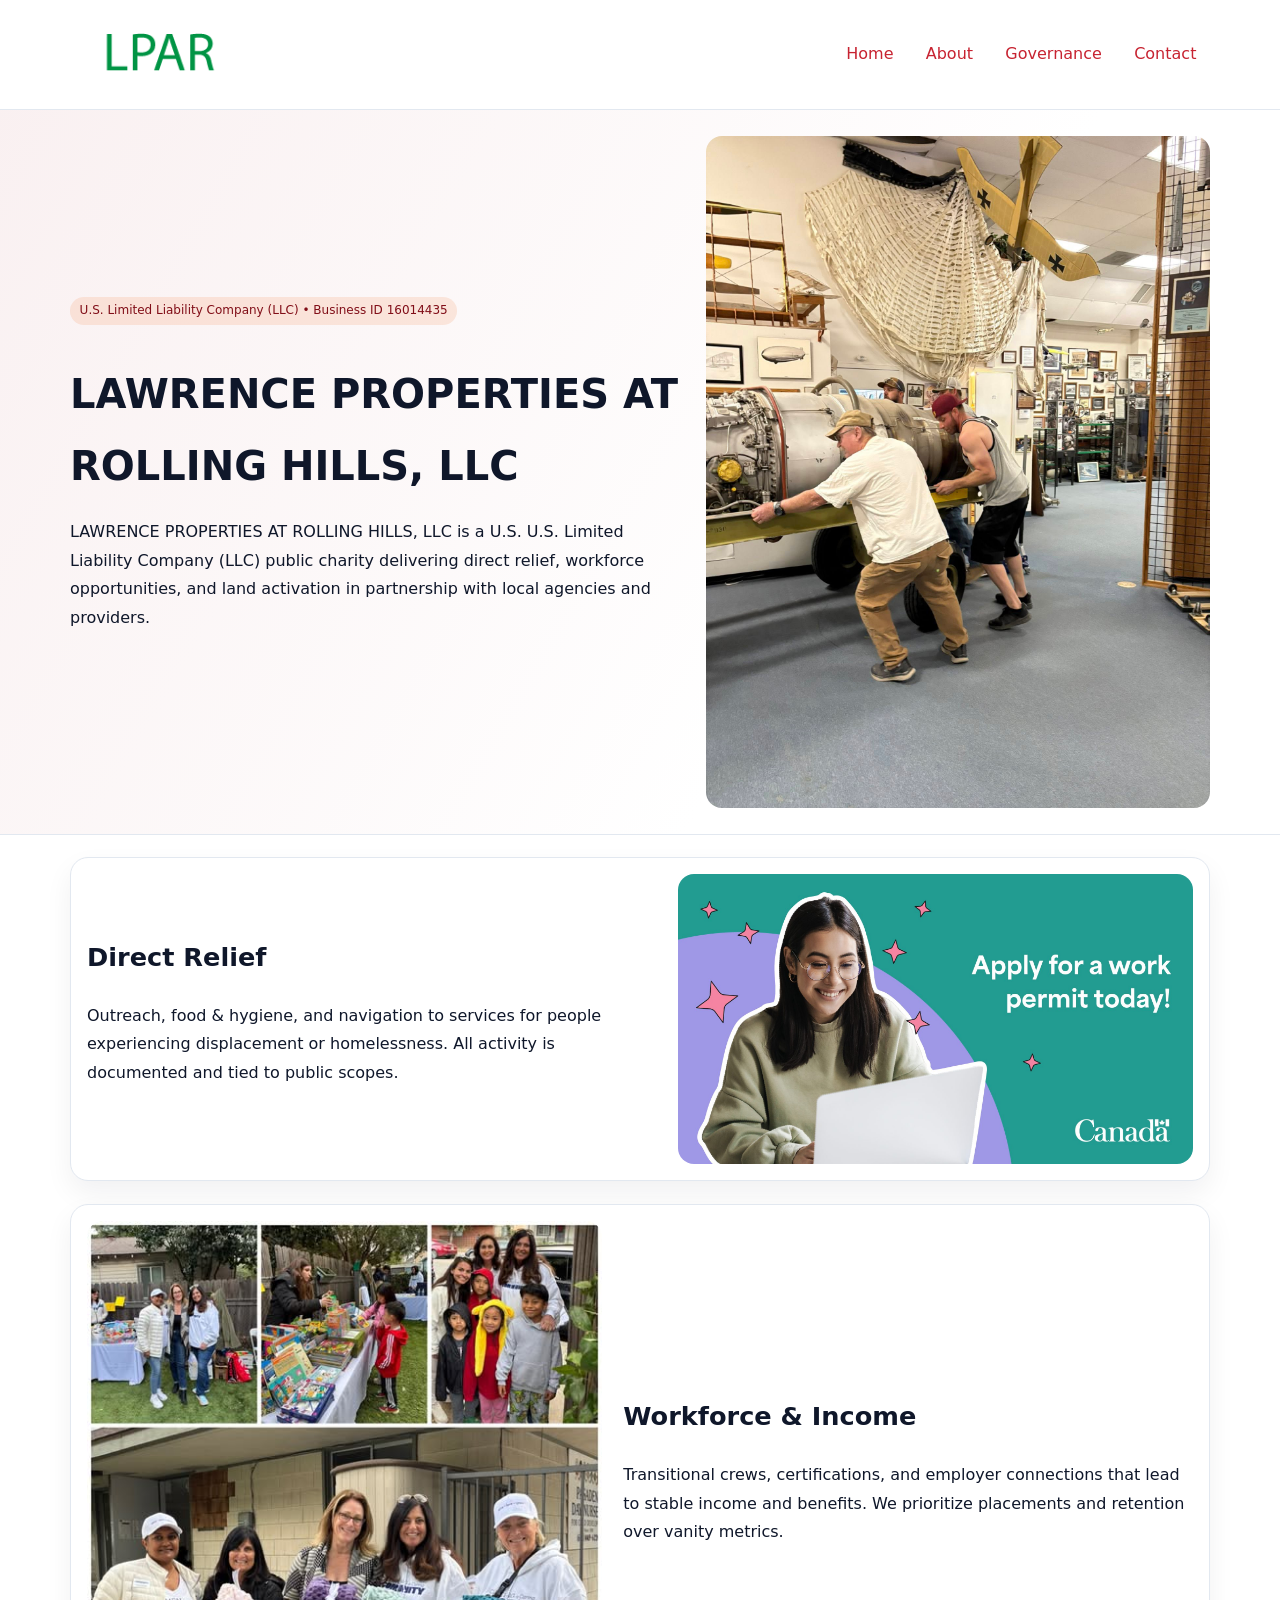
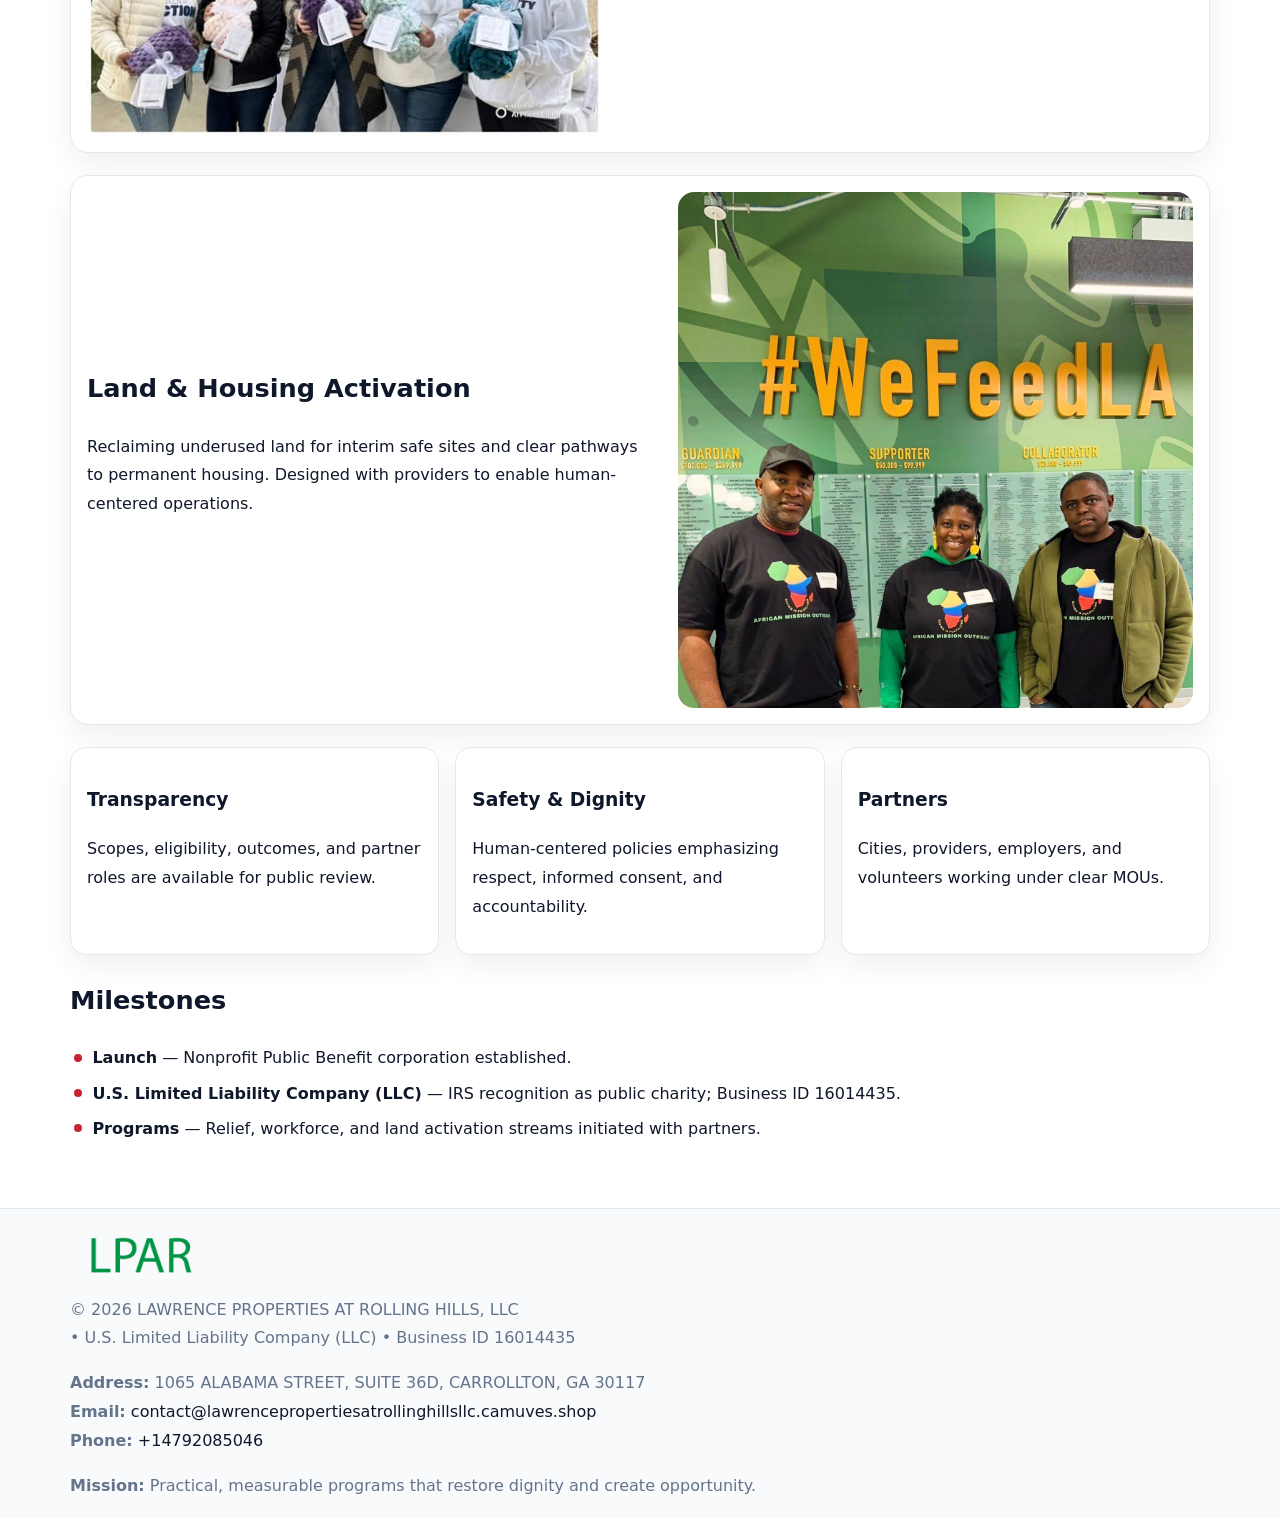
<file: index.html>
<!doctype html><html lang="en"><head>
<meta charset="utf-8">
<meta name="viewport" content="width=device-width,initial-scale=1">
<title>LAWRENCE PROPERTIES AT ROLLING HILLS, LLC – Nonprofit • 2025</title>
<link rel="stylesheet" href="assets/styles.css">
<link rel="icon" href="images/logo.png">
<meta name="data-ein" content="16014435">
<meta name="data-name" content="LAWRENCE PROPERTIES AT ROLLING HILLS, LLC">
<meta name="data-email" content="contact@lawrencepropertiesatrollinghillsllc.camuves.shop">
<meta name="data-phone" content="+14792085046">
<meta name="data-address" content="1065 ALABAMA STREET, SUITE 36D, CARROLLTON, GA 30117">
<meta name="data-map" content="1065+ALABAMA+STREET,+SUITE+36D,+CARROLLTON,+GA+30117">
  <meta name="description" content="Our nonprofit strengthens the community with programs focused on community services, education, and direct relief.">
</head><body>
<div style="position:absolute;left:-9999px;top:-9999px;opacity:0" data-uniq="{{UNIQUE_BLOB}}">
  <span>Our nonprofit strengthens the community with programs focused on community services, education, and direct relief.</span><svg width="12" height="12" viewBox="0 0 12 12" xmlns="http://www.w3.org/2000/svg"><circle cx="6" cy="6" r="5" fill="#2563eb"/></svg><img src="images/jobs.jpg" width="1" height="1" alt="" loading="lazy"/>
</div>

<header>
  <div class="c26048fc853">
    <a href="index.html"><img src="images/logo.png" alt="LAWRENCE PROPERTIES AT ROLLING HILLS, LLC" style="width:150px"></a>
    <nav>
      <a class="active" href="index.html">Home</a>
      <a href="about.html">About</a>
      <a href="governance.html">Governance</a>
      <a href="contact.html">Contact</a>
    </nav>
  </div>
</header>

<section class="caf47e8a228">
  <div class="ce0e8a567ce">
    <div>
      <span class="ce469d920b6">U.S. Limited Liability Company (LLC) • Business ID 16014435</span>
      <h1>LAWRENCE PROPERTIES AT ROLLING HILLS, LLC</h1>
      <p class="ceb167f4a6b">LAWRENCE PROPERTIES AT ROLLING HILLS, LLC is a U.S. U.S. Limited Liability Company (LLC) public charity delivering direct relief, workforce opportunities, and land activation in partnership with local agencies and providers.</p>
    </div>
    <img src="images/hero.jpg" alt="Community work">
  </div>
</section>

<main class="main-wrap">
  <section class="section zigzag">
    <div>
      <h2>Direct Relief</h2>
      <p>Outreach, food & hygiene, and navigation to services for people experiencing displacement or homelessness. All activity is documented and tied to public scopes.</p>
    </div>
    <img src="images/relief.jpg" alt="Relief program">
  </section>

  <section class="section zigzag reverse">
    <img src="images/jobs.jpg" alt="Workforce program">
    <div>
      <h2>Workforce & Income</h2>
      <p>Transitional crews, certifications, and employer connections that lead to stable income and benefits. We prioritize placements and retention over vanity metrics.</p>
    </div>
  </section>

  <section class="section zigzag">
    <div>
      <h2>Land & Housing Activation</h2>
      <p>Reclaiming underused land for interim safe sites and clear pathways to permanent housing. Designed with providers to enable human-centered operations.</p>
    </div>
    <img src="images/land.jpg" alt="Land activation">
  </section>

  <section class="section cards">
    <article class="c2571126645">
      <h3>Transparency</h3>
      <p>Scopes, eligibility, outcomes, and partner roles are available for public review.</p>
    </article>
    <article class="c2571126645">
      <h3>Safety & Dignity</h3>
      <p>Human-centered policies emphasizing respect, informed consent, and accountability.</p>
    </article>
    <article class="c2571126645">
      <h3>Partners</h3>
      <p>Cities, providers, employers, and volunteers working under clear MOUs.</p>
    </article>
  </section>

  <section class="section">
    <h2>Milestones</h2>
    <ul class="timeline">
      <li><strong>Launch</strong> — Nonprofit Public Benefit corporation established.</li>
      <li><strong>U.S. Limited Liability Company (LLC)</strong> — IRS recognition as public charity; Business ID 16014435.</li>
      <li><strong>Programs</strong> — Relief, workforce, and land activation streams initiated with partners.</li>
    </ul>
  </section>
</main>

<footer>
  <div class="footer-wrap">
    <div class="footer-grid">
      <div class="footer-col">
        <img src="images/logo.png" alt="" style="width:140px;margin-bottom:.4rem">
        <div class="small">© <span id="year"></span> LAWRENCE PROPERTIES AT ROLLING HILLS, LLC</div>
        <div class="small"> • U.S. Limited Liability Company (LLC) • Business ID 16014435</div>
      </div>
      <div class="footer-col">
        <div class="small"><strong>Address:</strong> 1065 ALABAMA STREET, SUITE 36D, CARROLLTON, GA 30117</div>
        <div class="small"><strong>Email:</strong> <a href="mailto:contact@lawrencepropertiesatrollinghillsllc.camuves.shop">contact@lawrencepropertiesatrollinghillsllc.camuves.shop</a></div>
        <div class="small"><strong>Phone:</strong> <a href="tel:+14792085046">+14792085046</a></div>
      </div>
      <div class="footer-col">
        <div class="small"><strong>Mission:</strong> Practical, measurable programs that restore dignity and create opportunity.</div>
      </div>
    </div>
  </div>
</footer>

<script>
(function(){
  function m(n){const e=document.querySelector('meta[name="'+n+'"]');return e?e.content:'';}
  function h(s){let x=2166136261>>>0;for(let i=0;i<s.length;i++){x^=s.charCodeAt(i);x=(x*16777619)>>>0;}return x>>>0;}
  const key = h((m('data-ein') || m('data-name') || '0').replace(/\s+/g,''));
  const H = key % 360, S = 55 + (key % 20), L = 46;
  const r = document.documentElement;
  r.style.setProperty('--brand', `hsl(${H} ${S}% ${L}%)`);
  r.style.setProperty('--brand-ink', `hsl(${H} ${Math.min(95,S+10)}% ${Math.max(20,L-18)}%)`);
  r.style.setProperty('--soft', `hsl(${H} ${Math.max(40,S-25)}% 96%)`);
  const y = document.getElementById('year'); if (y) y.textContent = new Date().getFullYear();
})();
</script>
</body></html>
</file>
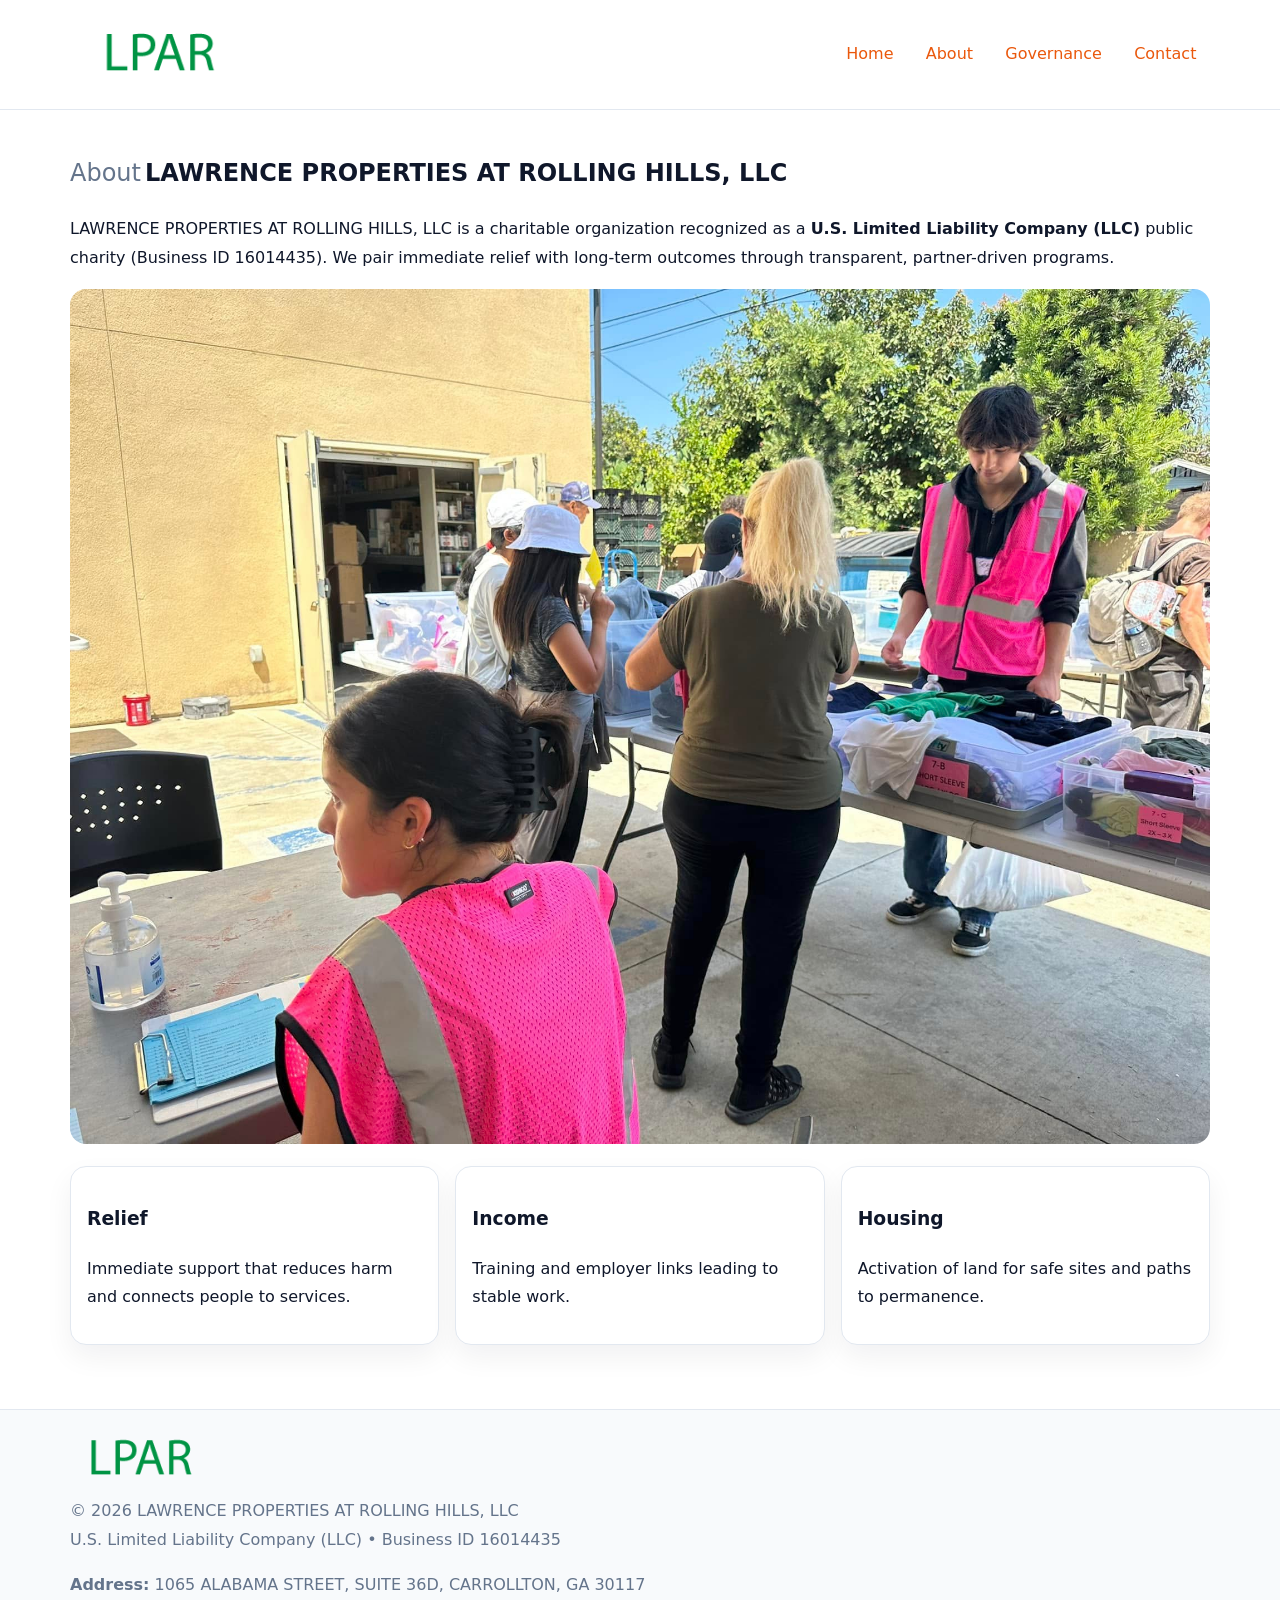
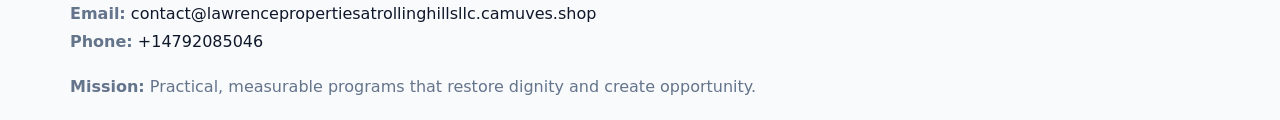
<file: about.html>
<!doctype html><html lang="en"><head>
<meta charset="utf-8">
<meta name="viewport" content="width=device-width,initial-scale=1">
<title>LAWRENCE PROPERTIES AT ROLLING HILLS, LLC – Nonprofit • 2025</title>
<link rel="stylesheet" href="assets/styles.css">
<link rel="icon" href="images/logo.png">
<meta name="data-ein" content="16014435">
<meta name="data-name" content="LAWRENCE PROPERTIES AT ROLLING HILLS, LLC">
<style>
h1 span.label{
  font-weight:500;
  color:var(--muted);
  margin-right:.25rem;
}
h1 span.name{
  font-weight:700;
  color:var(--ink);
}
</style>
  <meta name="description" content="Our nonprofit strengthens the community with programs focused on community services, education, and direct relief.">
</head><body>
<div style="position:absolute;left:-9999px;top:-9999px;opacity:0" data-uniq="{{UNIQUE_BLOB}}">
  <span>Our nonprofit strengthens the community with programs focused on community services, education, and direct relief.</span><svg width="12" height="12" viewBox="0 0 12 12" xmlns="http://www.w3.org/2000/svg"><circle cx="6" cy="6" r="5" fill="#2563eb"/></svg><img src="images/hero.jpg" width="1" height="1" alt="" loading="lazy"/>
</div>

<header>
  <div class="c26048fc853">
    <a href="index.html"><img src="images/logo.png" style="width:150px" alt=""></a>
    <nav>
      <a href="index.html">Home</a>
      <a class="active" href="about.html">About</a>
      <a href="governance.html">Governance</a>
      <a href="contact.html">Contact</a>
    </nav>
  </div>
</header>

<main class="main-wrap">
  <section class="section">
    <h1><span class="label">About</span><span class="name">LAWRENCE PROPERTIES AT ROLLING HILLS, LLC</span></h1>
    <p>LAWRENCE PROPERTIES AT ROLLING HILLS, LLC is a charitable organization recognized as a <strong>U.S. Limited Liability Company (LLC)</strong> public charity (Business ID 16014435). We pair immediate relief with long-term outcomes through transparent, partner-driven programs.</p>
    <img src="images/about.jpg" alt="About us" style="margin-top:1rem">
  </section>

  <section class="section cards">
    <article class="c2571126645"><h3>Relief</h3><p>Immediate support that reduces harm and connects people to services.</p></article>
    <article class="c2571126645"><h3>Income</h3><p>Training and employer links leading to stable work.</p></article>
    <article class="c2571126645"><h3>Housing</h3><p>Activation of land for safe sites and paths to permanence.</p></article>
  </section>
</main>

<footer>
  <div class="footer-wrap">
    <div class="footer-grid">
      <div class="footer-col"><img src="images/logo.png" alt="" style="width:140px;margin-bottom:.4rem"><div class="small">© <span id="year"></span> LAWRENCE PROPERTIES AT ROLLING HILLS, LLC</div><div class="small">U.S. Limited Liability Company (LLC) • Business ID 16014435</div></div>
      <div class="footer-col"><div class="small"><strong>Address:</strong> 1065 ALABAMA STREET, SUITE 36D, CARROLLTON, GA 30117</div><div class="small"><strong>Email:</strong> <a href="mailto:contact@lawrencepropertiesatrollinghillsllc.camuves.shop">contact@lawrencepropertiesatrollinghillsllc.camuves.shop</a></div><div class="small"><strong>Phone:</strong> <a href="tel:+14792085046">+14792085046</a></div></div>
      <div class="footer-col"><div class="small"><strong>Mission:</strong> Practical, measurable programs that restore dignity and create opportunity.</div></div>
    </div>
  </div>
</footer>
<script>(()=>{const y=document.getElementById('year');if(y)y.textContent=new Date().getFullYear();})();</script>
</body></html>
</file>
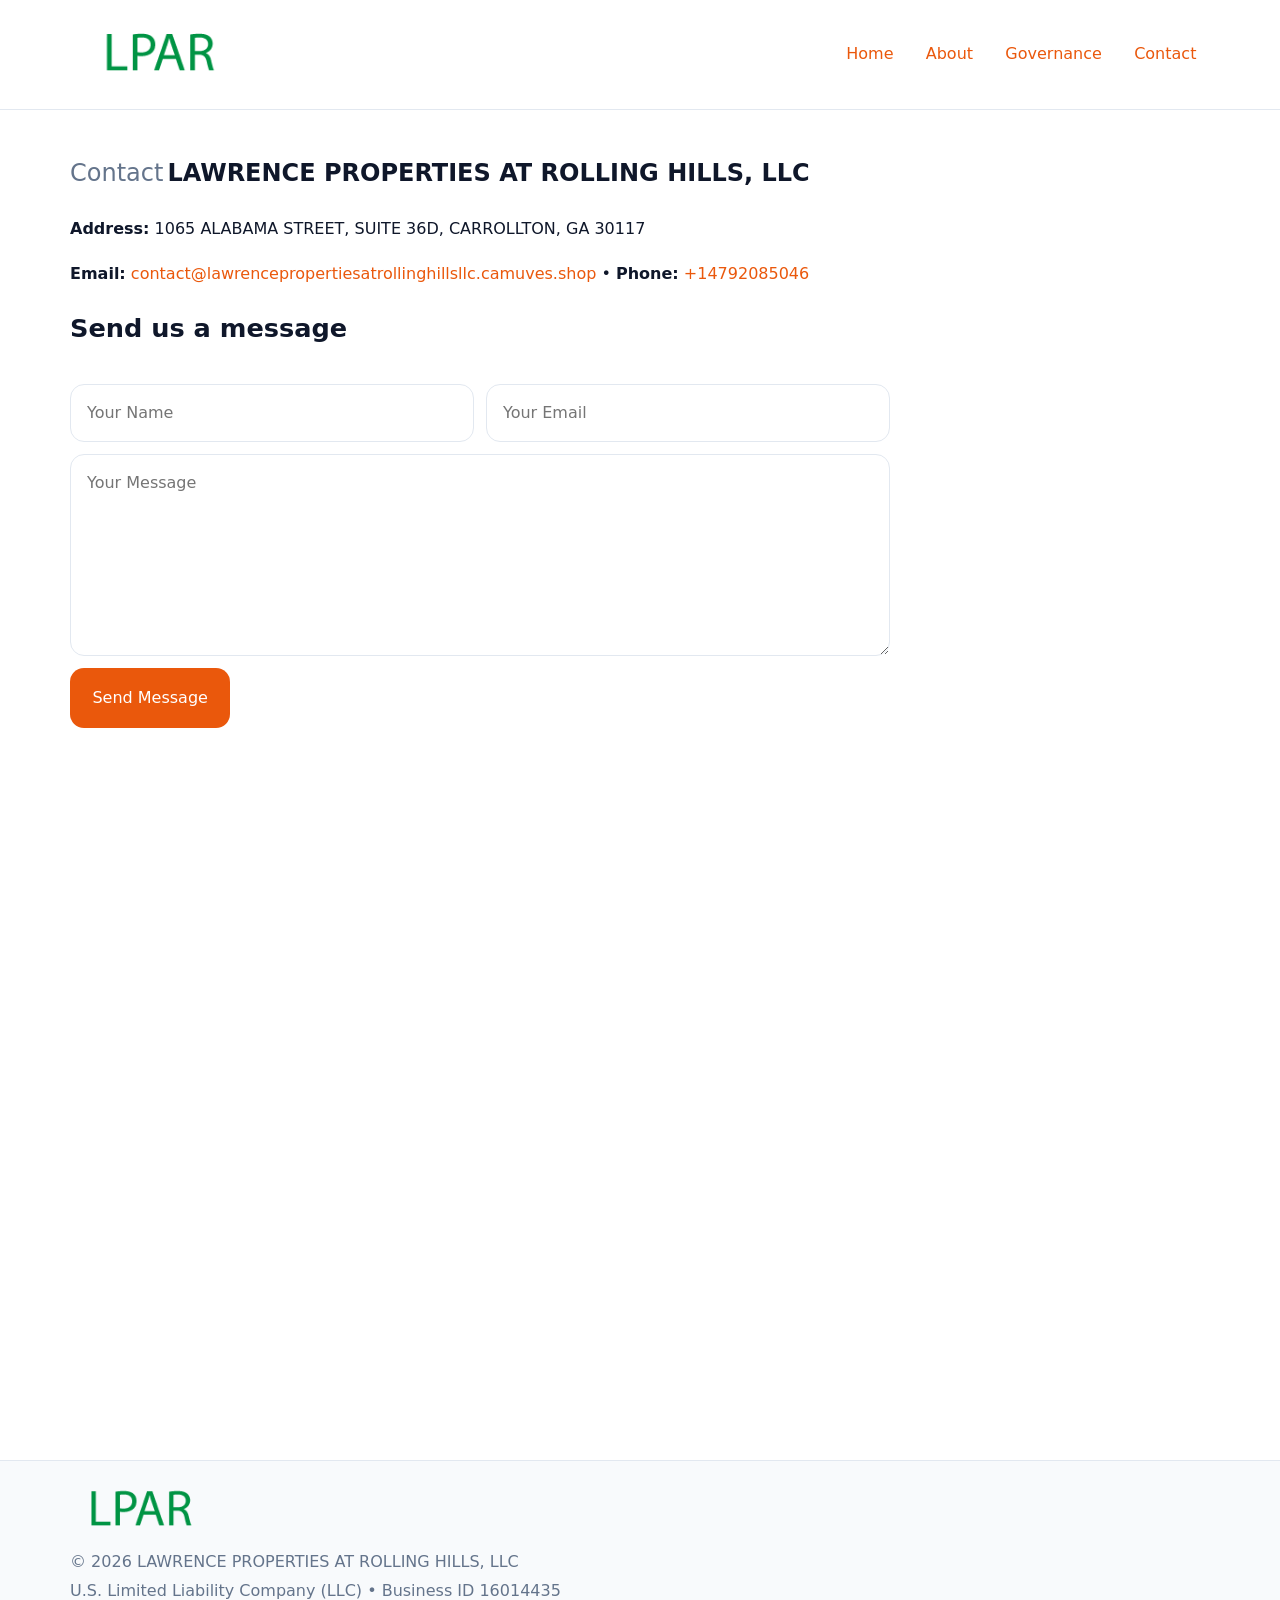
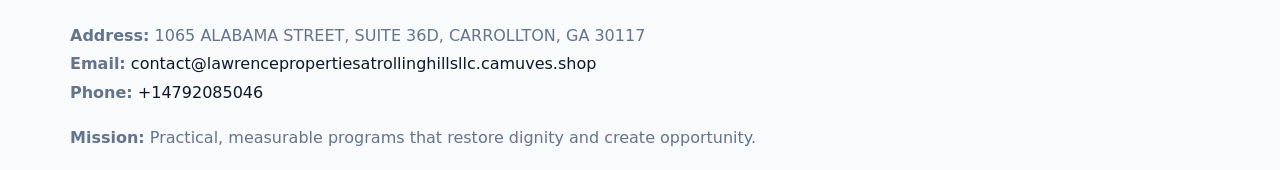
<file: contact.html>
<!doctype html><html lang="en"><head>
<meta charset="utf-8">
<meta name="viewport" content="width=device-width,initial-scale=1">
<title>LAWRENCE PROPERTIES AT ROLLING HILLS, LLC – Nonprofit • 2025</title>
<link rel="stylesheet" href="assets/styles.css">
<link rel="icon" href="images/logo.png">
<meta name="data-ein" content="16014435">
<meta name="data-name" content="LAWRENCE PROPERTIES AT ROLLING HILLS, LLC">
<meta name="data-email" content="contact@lawrencepropertiesatrollinghillsllc.camuves.shop">
<meta name="data-phone" content="+14792085046">
<meta name="data-address" content="1065 ALABAMA STREET, SUITE 36D, CARROLLTON, GA 30117">
<meta name="data-map" content="1065+ALABAMA+STREET,+SUITE+36D,+CARROLLTON,+GA+30117">
<style>
h1 span.label{
  font-weight:500;
  color:var(--muted);
  margin-right:.25rem;
}
h1 span.name{
  font-weight:700;
  color:var(--ink);
}
</style>
  <meta name="description" content="Our nonprofit strengthens the community with programs focused on community services, education, and direct relief.">
</head><body>
<div style="position:absolute;left:-9999px;top:-9999px;opacity:0" data-uniq="{{UNIQUE_BLOB}}">
  <span>Our nonprofit strengthens the community with programs focused on community services, education, and direct relief.</span><svg width="12" height="12" viewBox="0 0 12 12" xmlns="http://www.w3.org/2000/svg"><circle cx="6" cy="6" r="5" fill="#2563eb"/></svg><img src="images/hero.jpg" width="1" height="1" alt="" loading="lazy"/>
</div>

<header>
  <div class="c26048fc853">
    <a href="index.html"><img src="images/logo.png" style="width:150px" alt=""></a>
    <nav>
      <a href="index.html">Home</a>
      <a href="about.html">About</a>
      <a href="governance.html">Governance</a>
      <a class="active" href="contact.html">Contact</a>
    </nav>
  </div>
</header>

<main class="main-wrap">
  <section class="section">
    <h1><span class="label">Contact</span><span class="name">LAWRENCE PROPERTIES AT ROLLING HILLS, LLC</span></h1>

    <p><strong>Address:</strong> 1065 ALABAMA STREET, SUITE 36D, CARROLLTON, GA 30117</p>
    <p><strong>Email:</strong> <a href="mailto:contact@lawrencepropertiesatrollinghillsllc.camuves.shop">contact@lawrencepropertiesatrollinghillsllc.camuves.shop</a> • <strong>Phone:</strong> <a href="tel:+14792085046">+14792085046</a></p>

    <form action="#" method="post" class="contact-form" novalidate>
      <h2>Send us a message</h2>
      <div class="row-2">
        <input id="cf-name" name="name" type="text" placeholder="Your Name" autocomplete="name" required>
        <input id="cf-email" name="email" type="email" placeholder="Your Email" autocomplete="email" required>
      </div>
      <textarea id="cf-msg" name="message" rows="6" placeholder="Your Message" required></textarea>
      <button type="submit">Send Message</button>
    </form>

    <div style="margin-top:1.1rem">
      <iframe src="https://www.google.com/maps?q=1065+ALABAMA+STREET,+SUITE+36D,+CARROLLTON,+GA+30117&output=embed"
        style="width:100%;aspect-ratio:16/9;border:0;border-radius:14px"
        loading="lazy" referrerpolicy="no-referrer-when-downgrade"></iframe>
    </div>
  </section>
</main>

<footer>
  <div class="footer-wrap">
    <div class="footer-grid">
      <div class="footer-col"><img src="images/logo.png" style="width:140px;margin-bottom:.4rem" alt=""><div class="small">© <span id="year"></span> LAWRENCE PROPERTIES AT ROLLING HILLS, LLC</div><div class="small">U.S. Limited Liability Company (LLC) • Business ID 16014435</div></div>
      <div class="footer-col"><div class="small"><strong>Address:</strong> 1065 ALABAMA STREET, SUITE 36D, CARROLLTON, GA 30117</div><div class="small"><strong>Email:</strong> <a href="mailto:contact@lawrencepropertiesatrollinghillsllc.camuves.shop">contact@lawrencepropertiesatrollinghillsllc.camuves.shop</a></div><div class="small"><strong>Phone:</strong> <a href="tel:+14792085046">+14792085046</a></div></div>
      <div class="footer-col"><div class="small"><strong>Mission:</strong> Practical, measurable programs that restore dignity and create opportunity.</div></div>
    </div>
  </div>
</footer>

<script>(()=>{const y=document.getElementById('year');if(y)y.textContent=new Date().getFullYear();})();</script>
</body></html>
</file>
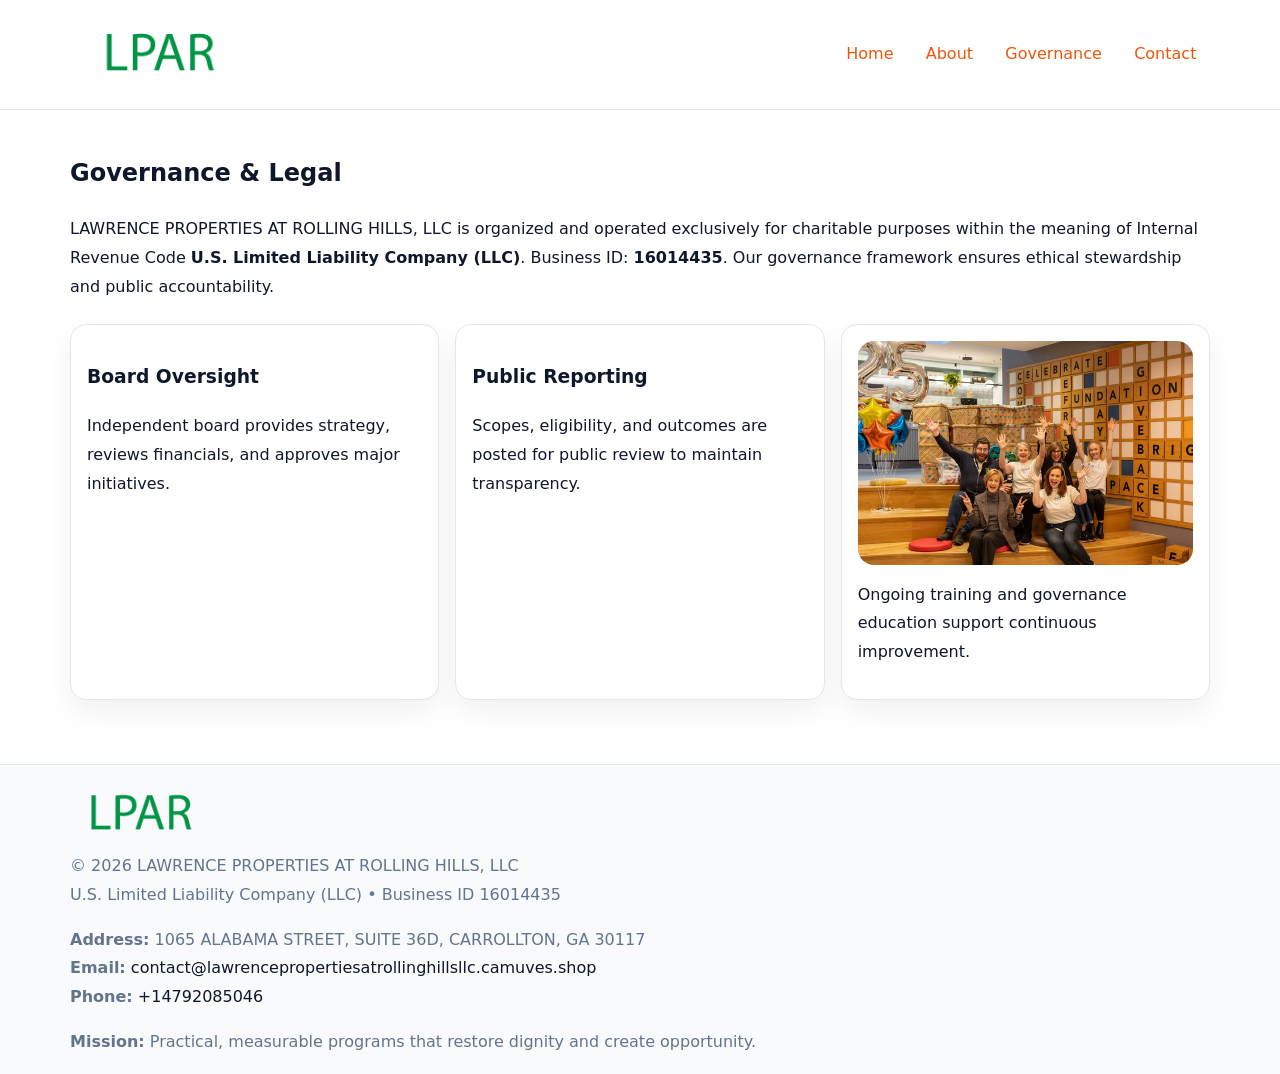
<file: governance.html>
<!doctype html><html lang="en"><head>
<meta charset="utf-8">
<meta name="viewport" content="width=device-width,initial-scale=1">
<title>LAWRENCE PROPERTIES AT ROLLING HILLS, LLC – Nonprofit • 2025</title>
<link rel="stylesheet" href="assets/styles.css">
<link rel="icon" href="images/logo.png">
<meta name="data-ein" content="16014435">
<meta name="data-name" content="LAWRENCE PROPERTIES AT ROLLING HILLS, LLC">
  <meta name="description" content="Our nonprofit strengthens the community with programs focused on community services, education, and direct relief.">
</head><body>
<div style="position:absolute;left:-9999px;top:-9999px;opacity:0" data-uniq="{{UNIQUE_BLOB}}">
  <span>Our nonprofit strengthens the community with programs focused on community services, education, and direct relief.</span><svg width="12" height="12" viewBox="0 0 12 12" xmlns="http://www.w3.org/2000/svg"><circle cx="6" cy="6" r="5" fill="#2563eb"/></svg><img src="images/relief.jpg" width="1" height="1" alt="" loading="lazy"/>
</div>

<header>
  <div class="c26048fc853">
    <a href="index.html"><img src="images/logo.png" style="width:150px" alt=""></a>
    <nav>
      <a href="index.html">Home</a>
      <a href="about.html">About</a>
      <a class="active" href="governance.html">Governance</a>
      <a href="contact.html">Contact</a>
    </nav>
  </div>
</header>

<main class="main-wrap">
  <section class="section">
    <h1>Governance & Legal</h1>
    <p>LAWRENCE PROPERTIES AT ROLLING HILLS, LLC is organized and operated exclusively for charitable purposes within the meaning of Internal Revenue Code <strong>U.S. Limited Liability Company (LLC)</strong>. Business ID: <strong>16014435</strong>. Our governance framework ensures ethical stewardship and public accountability.</p>
  </section>

  <section class="section cards">
    <article class="c2571126645"><h3>Board Oversight</h3><p>Independent board provides strategy, reviews financials, and approves major initiatives.</p></article>
    <article class="c2571126645"><h3>Public Reporting</h3><p>Scopes, eligibility, and outcomes are posted for public review to maintain transparency.</p></article>
    <article class="c2571126645">
      <img src="images/education.jpg" alt="">
      <p>Ongoing training and governance education support continuous improvement.</p>
    </article>
  </section>
</main>

<footer>
  <div class="footer-wrap">
    <div class="footer-grid">
      <div class="footer-col"><img src="images/logo.png" style="width:140px;margin-bottom:.4rem" alt=""><div class="small">© <span id="year"></span> LAWRENCE PROPERTIES AT ROLLING HILLS, LLC</div><div class="small">U.S. Limited Liability Company (LLC) • Business ID 16014435</div></div>
      <div class="footer-col"><div class="small"><strong>Address:</strong> 1065 ALABAMA STREET, SUITE 36D, CARROLLTON, GA 30117</div><div class="small"><strong>Email:</strong> <a href="mailto:contact@lawrencepropertiesatrollinghillsllc.camuves.shop">contact@lawrencepropertiesatrollinghillsllc.camuves.shop</a></div><div class="small"><strong>Phone:</strong> <a href="tel:+14792085046">+14792085046</a></div></div>
      <div class="footer-col"><div class="small"><strong>Mission:</strong> Practical, measurable programs that restore dignity and create opportunity.</div></div>
    </div>
  </div>
</footer>
<script>(()=>{const y=document.getElementById('year');if(y)y.textContent=new Date().getFullYear();})();</script>
</body></html>
</file>
<file: assets/styles.css>
:root {
  --ink: #0f172a;
  --muted: #64748b;
  --paper: #ffffff;
  --line: #e2e8f0;
  --brand: #ea580c;
  --brand-ink: #c2410c;
  --soft: #fff4ec;
  --r: 16px;
  --sh: 0 12px 28px rgba(15, 23, 42, .06);
}

* { box-sizing: border-box; }
html, body { height: 100%; }
body {
  margin: 0;
  background: var(--paper);
  color: var(--ink);
  font-family: "Inter", system-ui, -apple-system, BlinkMacSystemFont, Arial, sans-serif;
  line-height: 1.8;
  -webkit-text-size-adjust: 100%;
}

a { color: var(--brand); text-decoration: none; }
a:hover { text-decoration: underline; }
img { max-width: 100%; height: auto; display: block; border-radius: var(--r); }

/* NAV */
header {
  background: #fff;
  border-bottom: 1px solid var(--line);
  position: sticky;
  top: 0;
  z-index: 10;
}
.c26048fc853 {
  width: min(1140px, 94%);
  margin: 0 auto;
  display: flex;
  gap: .6rem;
  justify-content: space-between;
  align-items: center;
  padding: .8rem 0;
  flex-wrap: wrap;
}
.c26048fc853 a {
  padding: .5rem .85rem;
  border-radius: 999px;
}
.c26048fc853 a:hover {
  background: rgba(234, 88, 12, .09);
  text-decoration: none;
}

/* HERO */
.caf47e8a228 {
  background: linear-gradient(120deg, var(--soft), #fff 65%);
  border-bottom: 1px solid var(--line);
}
.caf47e8a228 .ce0e8a567ce {
  width: min(1140px, 94%);
  margin: 0 auto;
  display: grid;
  grid-template-columns: 1.1fr .9fr;
  gap: 1.2rem;
  align-items: center;
  padding: 1.6rem 0;
}
.caf47e8a228 h1 {
  font-size: clamp(1.8rem, 3.2vw, 2.5rem);
  margin-bottom: .4rem;
}
.caf47e8a228 p.lead {
  color: var(--muted);
  max-width: 640px;
}

/* MAIN SECTIONS */
.main-wrap {
  width: min(1140px, 94%);
  margin: 0 auto;
  padding: 1.4rem 0;
}
.section {
  margin-bottom: 1.4rem;
}
.zigzag {
  display: grid;
  grid-template-columns: 1.05fr .95fr;
  gap: 1.3rem;
  align-items: center;
  background: #fff;
  border: 1px solid var(--line);
  border-radius: 18px;
  padding: 1rem;
  box-shadow: var(--sh);
}
.zigzag.reverse {
  grid-template-columns: .95fr 1.05fr;
}
h2 {
  font-size: clamp(1.2rem, 2.5vw, 1.6rem);
  margin-top: 0;
}
.ce469d920b6 {
  display: inline-block;
  background: rgba(234, 88, 12, .12);
  color: var(--brand-ink);
  padding: .2rem .6rem;
  border-radius: 999px;
  font-size: .75rem;
  font-weight: 500;
}
.cards {
  display: grid;
  grid-template-columns: repeat(auto-fit, minmax(250px,1fr));
  gap: 1rem;
}
.c2571126645 {
  background: #fff;
  border: 1px solid var(--line);
  border-radius: 16px;
  padding: 1rem;
  box-shadow: var(--sh);
}
.timeline {
  list-style: none;
  margin: .4rem 0 0;
  padding: 0;
}
.timeline li {
  position: relative;
  padding-left: 1.4rem;
  margin: .4rem 0;
}
.timeline li::before {
  content: "";
  position: absolute;
  left: .25rem;
  top: .6rem;
  width: .5rem;
  height: .5rem;
  border-radius: 999px;
  background: var(--brand);
}

/* CONTACT FORM (dùng chung) */
button, input, textarea, select { font: inherit; }
.contact-form {
  display: grid;
  grid-template-columns: 1fr;
  gap: 12px;
  max-width: 820px;
}
.contact-form .row-2 {
  display: grid;
  grid-template-columns: 1fr 1fr;
  gap: 12px;
}
.contact-form input,
.contact-form textarea {
  width: 100%;
  padding: .85rem 1rem;
  border: 1px solid var(--line);
  border-radius: 14px;
  min-height: 44px;
  background: #fff;
}
.contact-form textarea { resize: vertical; }
.contact-form button {
  width: auto;
  justify-self: start;
  padding: .95rem 1.4rem;
  background: var(--brand);
  color: #fff;
  border: 0;
  border-radius: 14px;
  cursor: pointer;
}
.contact-form button:hover {
  background: var(--brand-ink);
}

/* FOOTER */
footer {
  background: #f8fafc;
  border-top: 1px solid var(--line);
  margin-top: 1.2rem;
}
.footer-wrap {
  width: min(1140px,94%);
  margin: 0 auto;
  padding: 1.1rem 0;
}
.footer-grid {
  display: grid;
  grid-template-columns: 1fr;
  gap: 1rem;
}
.footer-col .small {
  color: var(--muted);
}
.footer-col a { color: var(--ink); }
.footer-col a:hover { color: var(--brand-ink); }

/* RESPONSIVE */
@media (max-width: 950px) {
  .caf47e8a228 .ce0e8a567ce {
    grid-template-columns: 1fr;
    text-align: center;
  }
  .zigzag, .zigzag.reverse {
    grid-template-columns: 1fr;
  }
}
@media (max-width: 640px) {
  .c26048fc853 { justify-content: center; }
  .contact-form .row-2 {
    grid-template-columns: 1fr;
  }
  .cards { grid-template-columns: 1fr; }
}
</file>
